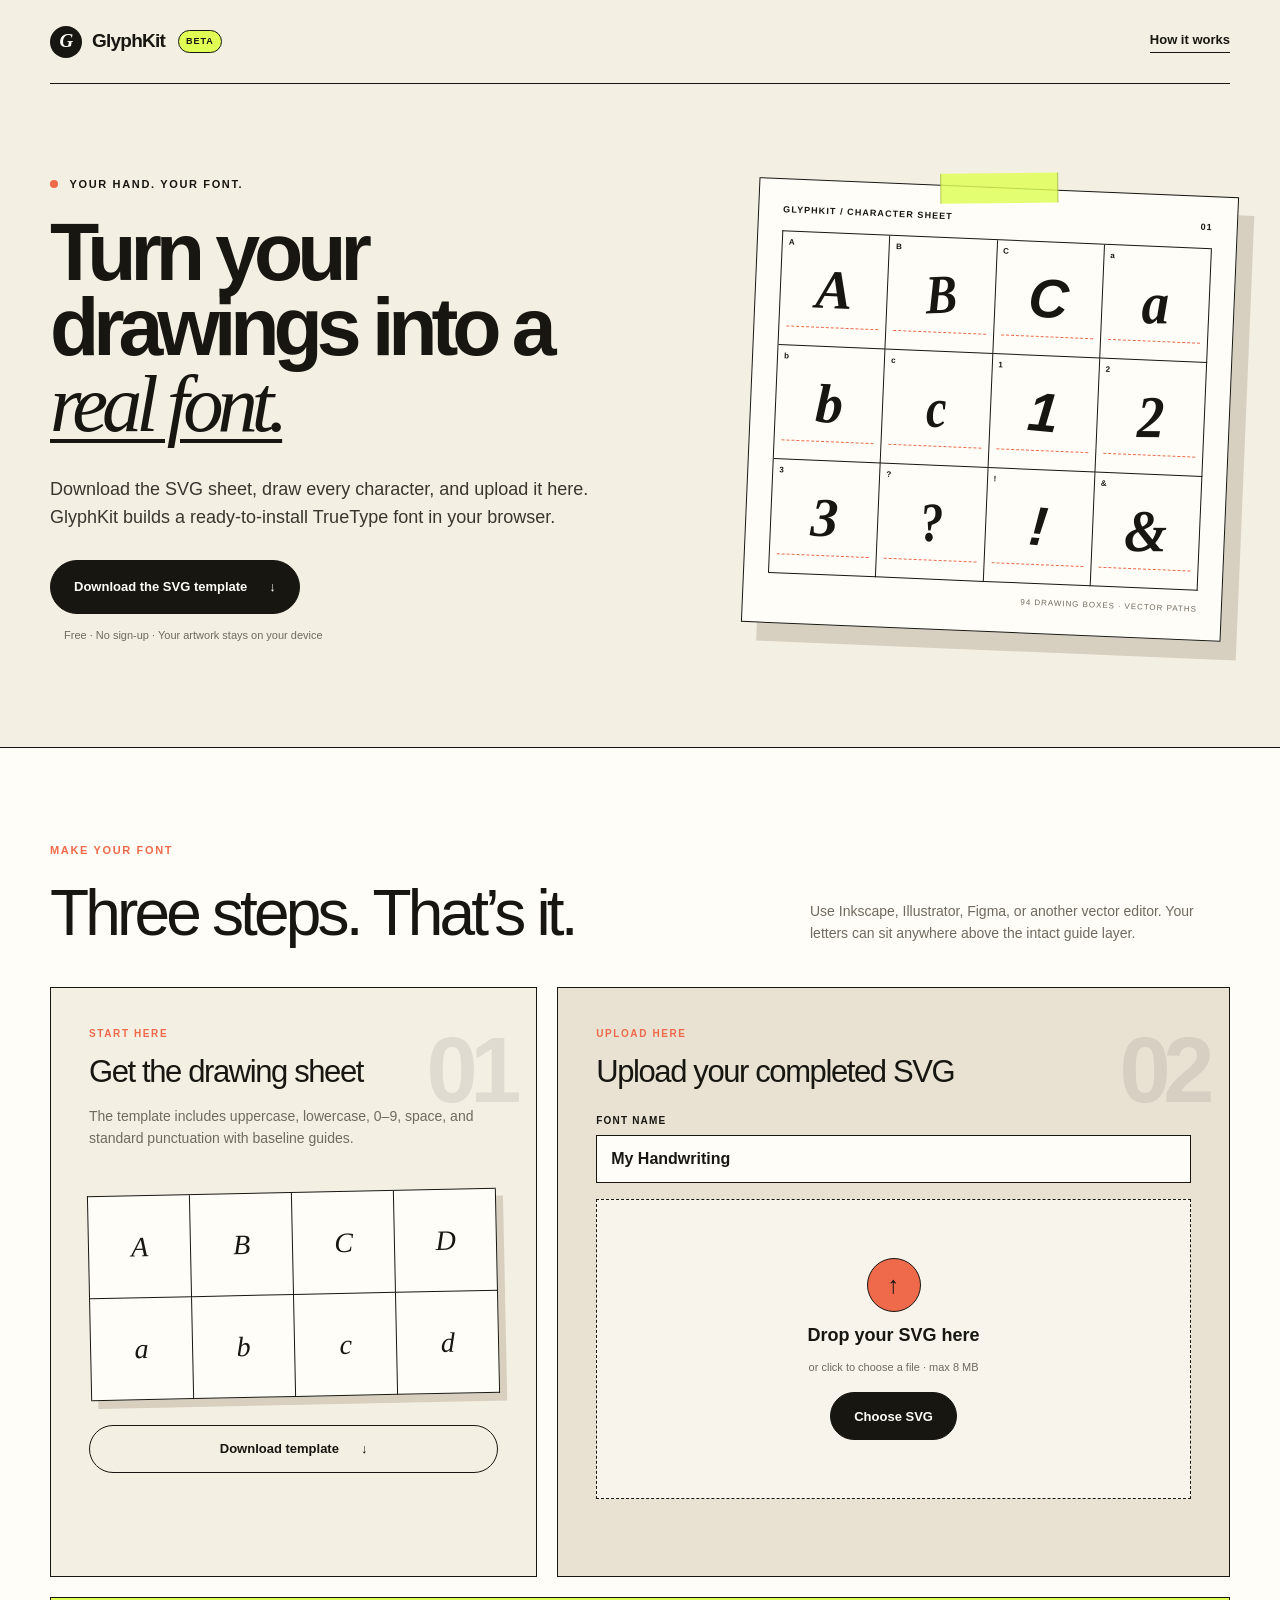
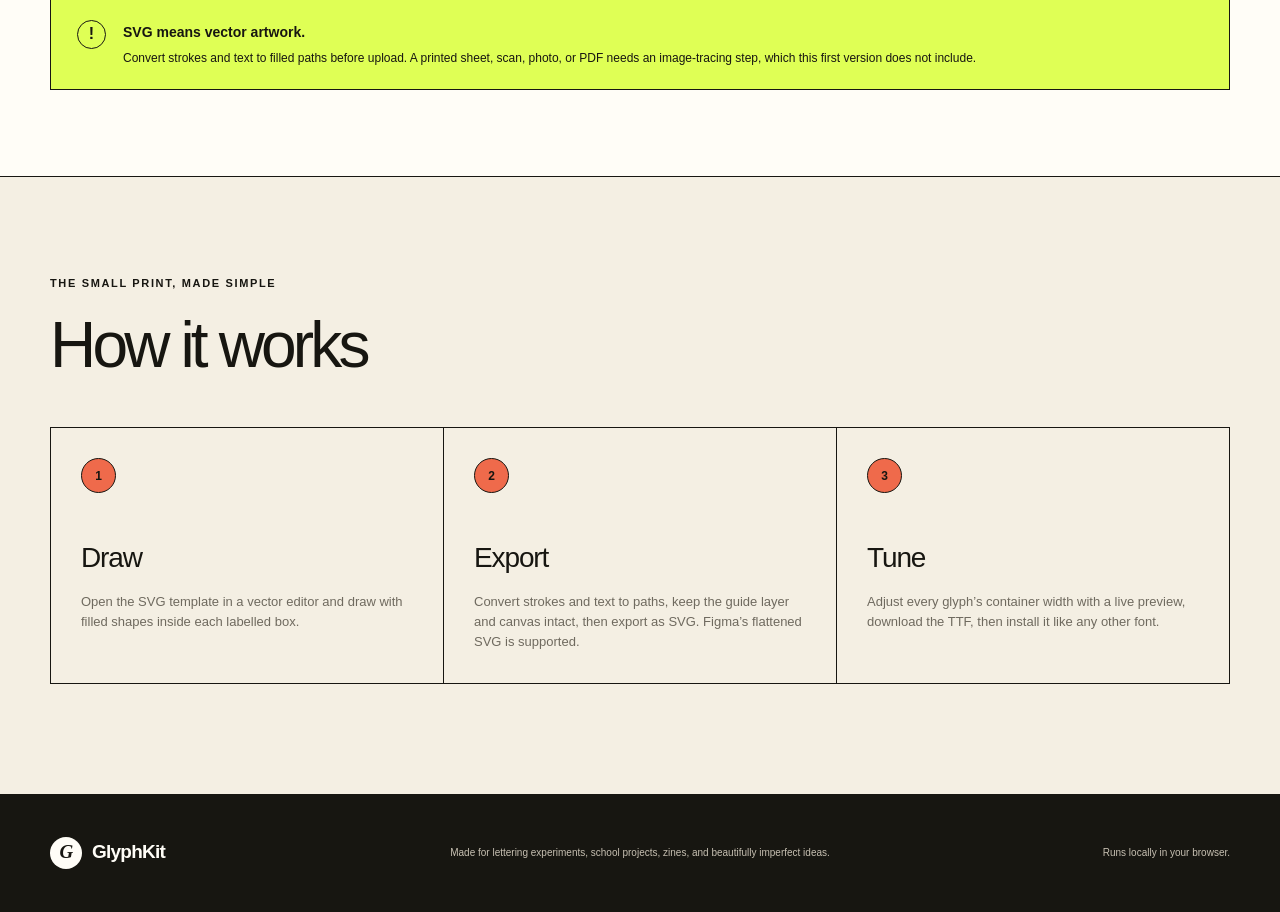
<file: index.html>
<!DOCTYPE html><html lang="en"><head><meta charSet="utf-8"/><meta name="viewport" content="width=device-width, initial-scale=1"/><link rel="stylesheet" href="./_next/static/chunks/0j1cv_gj14e76.css" data-precedence="next"/><link rel="preload" as="script" fetchPriority="low" href="./_next/static/chunks/0ht900cau6_ur.js"/><script src="./_next/static/chunks/0t2z5hkh7v~~b.js" async=""></script><script src="./_next/static/chunks/07lhk_q6pmm3r.js" async=""></script><script src="./_next/static/chunks/turbopack-0x0f7tgex.h-r.js" async=""></script><script src="./_next/static/chunks/0dbhjjzl8qfwv.js" async=""></script><script src="./_next/static/chunks/0fhjzqx3izrac.js" async=""></script><title>GlyphKit — Turn your drawings into a font</title><meta name="description" content="Download a character sheet, draw your alphabet, and generate a real TrueType font locally in your browser."/><meta property="og:title" content="GlyphKit — Turn your drawings into a real font"/><meta property="og:description" content="Draw the SVG character sheet and generate a ready-to-install TrueType font in your browser."/><meta property="og:type" content="website"/><meta name="twitter:card" content="summary"/><meta name="twitter:title" content="GlyphKit — Turn your drawings into a real font"/><meta name="twitter:description" content="Draw the SVG character sheet and generate a ready-to-install TrueType font in your browser."/><script src="./_next/static/chunks/03~yq9q893hmn.js" noModule=""></script></head><body><div hidden=""><!--$--><!--/$--></div><main><nav class="nav-shell" aria-label="Primary navigation"><a class="brand" href="#top" aria-label="GlyphKit home"><span class="brand-mark">G</span><span>GlyphKit</span><span class="beta-tag">BETA</span></a><a class="nav-link" href="#how-it-works">How it works</a></nav><section class="hero" id="top"><div class="hero-copy"><p class="eyebrow"><span class="eyebrow-dot"></span> YOUR HAND. YOUR FONT.</p><h1>Turn your drawings into a <em>real font.</em></h1><p class="hero-lede">Download the SVG sheet, draw every character, and upload it here. GlyphKit builds a ready-to-install TrueType font in your browser.</p><button class="button button-dark hero-button" type="button">Download the SVG template <span aria-hidden="true">↓</span></button><p class="microcopy">Free · No sign-up · Your artwork stays on your device</p></div><div class="sheet-preview" aria-label="Preview of the character template"><div class="sheet-tape"></div><div class="sheet-heading"><span>GLYPHKIT / CHARACTER SHEET</span><span>01</span></div><div class="glyph-grid"><div class="glyph-cell"><span class="cell-label">A</span><span class="demo-glyph demo-0">A</span><span class="cell-baseline"></span></div><div class="glyph-cell"><span class="cell-label">B</span><span class="demo-glyph demo-1">B</span><span class="cell-baseline"></span></div><div class="glyph-cell"><span class="cell-label">C</span><span class="demo-glyph demo-2">C</span><span class="cell-baseline"></span></div><div class="glyph-cell"><span class="cell-label">a</span><span class="demo-glyph demo-3">a</span><span class="cell-baseline"></span></div><div class="glyph-cell"><span class="cell-label">b</span><span class="demo-glyph demo-0">b</span><span class="cell-baseline"></span></div><div class="glyph-cell"><span class="cell-label">c</span><span class="demo-glyph demo-1">c</span><span class="cell-baseline"></span></div><div class="glyph-cell"><span class="cell-label">1</span><span class="demo-glyph demo-2">1</span><span class="cell-baseline"></span></div><div class="glyph-cell"><span class="cell-label">2</span><span class="demo-glyph demo-3">2</span><span class="cell-baseline"></span></div><div class="glyph-cell"><span class="cell-label">3</span><span class="demo-glyph demo-0">3</span><span class="cell-baseline"></span></div><div class="glyph-cell"><span class="cell-label">?</span><span class="demo-glyph demo-1">?</span><span class="cell-baseline"></span></div><div class="glyph-cell"><span class="cell-label">!</span><span class="demo-glyph demo-2">!</span><span class="cell-baseline"></span></div><div class="glyph-cell"><span class="cell-label">&amp;</span><span class="demo-glyph demo-3">&amp;</span><span class="cell-baseline"></span></div></div><p class="sheet-note">94 DRAWING BOXES · VECTOR PATHS</p></div></section><section class="workspace" aria-labelledby="workspace-title"><div class="section-heading-row"><div><p class="eyebrow coral">MAKE YOUR FONT</p><h2 id="workspace-title">Three steps. That’s it.</h2></div><p class="section-intro">Use Inkscape, Illustrator, Figma, or another vector editor. Your letters can sit anywhere above the intact guide layer.</p></div><div class="workflow-grid"><article class="step-card template-card"><div class="step-number">01</div><p class="step-kicker">START HERE</p><h3>Get the drawing sheet</h3><p>The template includes uppercase, lowercase, 0–9, space, and standard punctuation with baseline guides.</p><div class="mini-sheet" aria-hidden="true"><span>A</span><span>B</span><span>C</span><span>D</span><span>a</span><span>b</span><span>c</span><span>d</span></div><button class="button button-outline" type="button">Download template <span>↓</span></button></article><article class="step-card upload-card"><div class="step-number">02</div><p class="step-kicker">UPLOAD HERE</p><h3>Upload your completed SVG</h3><label class="font-name-label" for="font-name">Font name</label><input id="font-name" class="font-name-input" maxLength="48" value="My Handwriting"/><div class="drop-zone  "><input type="file" accept=".svg,image/svg+xml" aria-label="Upload completed SVG template"/><span class="upload-arrow" aria-hidden="true">↑</span><strong>Drop your SVG here</strong><span>or click to choose a file · max 8 MB</span><button class="button button-dark" type="button">Choose SVG</button></div></article></div><aside class="vector-note"><span class="note-icon" aria-hidden="true">!</span><div><strong>SVG means vector artwork.</strong><p>Convert strokes and text to filled paths before upload. A printed sheet, scan, photo, or PDF needs an image-tracing step, which this first version does not include.</p></div></aside></section><section class="how-section" id="how-it-works" aria-labelledby="how-title"><p class="eyebrow">THE SMALL PRINT, MADE SIMPLE</p><h2 id="how-title">How it works</h2><div class="how-grid"><article><span>1</span><h3>Draw</h3><p>Open the SVG template in a vector editor and draw with filled shapes inside each labelled box.</p></article><article><span>2</span><h3>Export</h3><p>Convert strokes and text to paths, keep the guide layer and canvas intact, then export as SVG. Figma’s flattened SVG is supported.</p></article><article><span>3</span><h3>Tune</h3><p>Adjust every glyph’s container width with a live preview, download the TTF, then install it like any other font.</p></article></div></section><footer><a class="brand footer-brand" href="#top"><span class="brand-mark">G</span><span>GlyphKit</span></a><p>Made for lettering experiments, school projects, zines, and beautifully imperfect ideas.</p><span>Runs locally in your browser.</span></footer></main><!--$--><!--/$--><script src="./_next/static/chunks/0ht900cau6_ur.js" id="_R_" async=""></script><script>(self.__next_f=self.__next_f||[]).push([0])</script><script>self.__next_f.push([1,"1:\"$Sreact.fragment\"\n2:I[39756,[\"./_next/static/chunks/0dbhjjzl8qfwv.js\"],\"default\"]\n3:I[37457,[\"./_next/static/chunks/0dbhjjzl8qfwv.js\"],\"default\"]\n4:I[47257,[\"./_next/static/chunks/0dbhjjzl8qfwv.js\"],\"ClientPageRoot\"]\n5:I[31713,[\"./_next/static/chunks/0dbhjjzl8qfwv.js\",\"./_next/static/chunks/0fhjzqx3izrac.js\"],\"default\"]\n8:I[97367,[\"./_next/static/chunks/0dbhjjzl8qfwv.js\"],\"OutletBoundary\"]\n9:\"$Sreact.suspense\"\nb:I[97367,[\"./_next/static/chunks/0dbhjjzl8qfwv.js\"],\"ViewportBoundary\"]\nd:I[97367,[\"./_next/static/chunks/0dbhjjzl8qfwv.js\"],\"MetadataBoundary\"]\nf:I[68027,[\"./_next/static/chunks/0dbhjjzl8qfwv.js\"],\"default\",1]\n:HL[\"./_next/static/chunks/0j1cv_gj14e76.css\",\"style\"]\n"])</script><script>self.__next_f.push([1,"0:{\"P\":null,\"c\":[\"\",\"\"],\"q\":\"\",\"i\":false,\"f\":[[[\"\",{\"children\":[\"__PAGE__\",{}]},\"$undefined\",\"$undefined\",16],[[\"$\",\"$1\",\"c\",{\"children\":[[[\"$\",\"link\",\"0\",{\"rel\":\"stylesheet\",\"href\":\"./_next/static/chunks/0j1cv_gj14e76.css\",\"precedence\":\"next\",\"crossOrigin\":\"$undefined\",\"nonce\":\"$undefined\"}],[\"$\",\"script\",\"script-0\",{\"src\":\"./_next/static/chunks/0dbhjjzl8qfwv.js\",\"async\":true,\"nonce\":\"$undefined\"}]],[\"$\",\"html\",null,{\"lang\":\"en\",\"children\":[\"$\",\"body\",null,{\"children\":[\"$\",\"$L2\",null,{\"parallelRouterKey\":\"children\",\"error\":\"$undefined\",\"errorStyles\":\"$undefined\",\"errorScripts\":\"$undefined\",\"template\":[\"$\",\"$L3\",null,{}],\"templateStyles\":\"$undefined\",\"templateScripts\":\"$undefined\",\"notFound\":[[[\"$\",\"title\",null,{\"children\":\"404: This page could not be found.\"}],[\"$\",\"div\",null,{\"style\":{\"fontFamily\":\"system-ui,\\\"Segoe UI\\\",Roboto,Helvetica,Arial,sans-serif,\\\"Apple Color Emoji\\\",\\\"Segoe UI Emoji\\\"\",\"height\":\"100vh\",\"textAlign\":\"center\",\"display\":\"flex\",\"flexDirection\":\"column\",\"alignItems\":\"center\",\"justifyContent\":\"center\"},\"children\":[\"$\",\"div\",null,{\"children\":[[\"$\",\"style\",null,{\"dangerouslySetInnerHTML\":{\"__html\":\"body{color:#000;background:#fff;margin:0}.next-error-h1{border-right:1px solid rgba(0,0,0,.3)}@media (prefers-color-scheme:dark){body{color:#fff;background:#000}.next-error-h1{border-right:1px solid rgba(255,255,255,.3)}}\"}}],[\"$\",\"h1\",null,{\"className\":\"next-error-h1\",\"style\":{\"display\":\"inline-block\",\"margin\":\"0 20px 0 0\",\"padding\":\"0 23px 0 0\",\"fontSize\":24,\"fontWeight\":500,\"verticalAlign\":\"top\",\"lineHeight\":\"49px\"},\"children\":404}],[\"$\",\"div\",null,{\"style\":{\"display\":\"inline-block\"},\"children\":[\"$\",\"h2\",null,{\"style\":{\"fontSize\":14,\"fontWeight\":400,\"lineHeight\":\"49px\",\"margin\":0},\"children\":\"This page could not be found.\"}]}]]}]}]],[]],\"forbidden\":\"$undefined\",\"unauthorized\":\"$undefined\"}]}]}]]}],{\"children\":[[\"$\",\"$1\",\"c\",{\"children\":[[\"$\",\"$L4\",null,{\"Component\":\"$5\",\"serverProvidedParams\":{\"searchParams\":{},\"params\":{},\"promises\":[\"$@6\",\"$@7\"]}}],[[\"$\",\"script\",\"script-0\",{\"src\":\"./_next/static/chunks/0fhjzqx3izrac.js\",\"async\":true,\"nonce\":\"$undefined\"}]],[\"$\",\"$L8\",null,{\"children\":[\"$\",\"$9\",null,{\"name\":\"Next.MetadataOutlet\",\"children\":\"$@a\"}]}]]}],{},null,false,null]},null,false,null],[\"$\",\"$1\",\"h\",{\"children\":[null,[\"$\",\"$Lb\",null,{\"children\":\"$Lc\"}],[\"$\",\"div\",null,{\"hidden\":true,\"children\":[\"$\",\"$Ld\",null,{\"children\":[\"$\",\"$9\",null,{\"name\":\"Next.Metadata\",\"children\":\"$Le\"}]}]}],null]}],false]],\"m\":\"$undefined\",\"G\":[\"$f\",[[\"$\",\"link\",\"0\",{\"rel\":\"stylesheet\",\"href\":\"./_next/static/chunks/0j1cv_gj14e76.css\",\"precedence\":\"next\",\"crossOrigin\":\"$undefined\",\"nonce\":\"$undefined\"}]]],\"S\":true,\"h\":null,\"s\":\"$undefined\",\"l\":\"$undefined\",\"p\":\"$undefined\",\"d\":\"$undefined\",\"b\":\"pXHt1fmAU6nYFHpuFZ5xM\"}\n"])</script><script>self.__next_f.push([1,"6:{}\n7:\"$0:f:0:1:1:children:0:props:children:0:props:serverProvidedParams:params\"\n"])</script><script>self.__next_f.push([1,"c:[[\"$\",\"meta\",\"0\",{\"charSet\":\"utf-8\"}],[\"$\",\"meta\",\"1\",{\"name\":\"viewport\",\"content\":\"width=device-width, initial-scale=1\"}]]\n"])</script><script>self.__next_f.push([1,"a:null\ne:[[\"$\",\"title\",\"0\",{\"children\":\"GlyphKit — Turn your drawings into a font\"}],[\"$\",\"meta\",\"1\",{\"name\":\"description\",\"content\":\"Download a character sheet, draw your alphabet, and generate a real TrueType font locally in your browser.\"}],[\"$\",\"meta\",\"2\",{\"property\":\"og:title\",\"content\":\"GlyphKit — Turn your drawings into a real font\"}],[\"$\",\"meta\",\"3\",{\"property\":\"og:description\",\"content\":\"Draw the SVG character sheet and generate a ready-to-install TrueType font in your browser.\"}],[\"$\",\"meta\",\"4\",{\"property\":\"og:type\",\"content\":\"website\"}],[\"$\",\"meta\",\"5\",{\"name\":\"twitter:card\",\"content\":\"summary\"}],[\"$\",\"meta\",\"6\",{\"name\":\"twitter:title\",\"content\":\"GlyphKit — Turn your drawings into a real font\"}],[\"$\",\"meta\",\"7\",{\"name\":\"twitter:description\",\"content\":\"Draw the SVG character sheet and generate a ready-to-install TrueType font in your browser.\"}]]\n"])</script></body></html>
</file>
<file: _next/static/chunks/0j1cv_gj14e76.css>
@layer properties{@supports (((-webkit-hyphens:none)) and (not (margin-trim:inline))) or ((-moz-orient:inline) and (not (color:rgb(from red r g b)))){*,:before,:after,::backdrop{--tw-rotate-x:initial;--tw-rotate-y:initial;--tw-rotate-z:initial;--tw-skew-x:initial;--tw-skew-y:initial;--tw-outline-style:solid}}}@layer theme{:root,:host{--font-sans:ui-sans-serif, system-ui, sans-serif, "Apple Color Emoji", "Segoe UI Emoji", "Segoe UI Symbol", "Noto Color Emoji";--font-mono:ui-monospace, SFMono-Regular, Menlo, Monaco, Consolas, "Liberation Mono", "Courier New", monospace;--spacing:.25rem;--default-font-family:var(--font-sans);--default-mono-font-family:var(--font-mono)}}@layer base{*,:after,:before,::backdrop{box-sizing:border-box;border:0 solid;margin:0;padding:0}::file-selector-button{box-sizing:border-box;border:0 solid;margin:0;padding:0}html,:host{-webkit-text-size-adjust:100%;tab-size:4;line-height:1.5;font-family:var(--default-font-family,ui-sans-serif, system-ui, sans-serif, "Apple Color Emoji", "Segoe UI Emoji", "Segoe UI Symbol", "Noto Color Emoji");font-feature-settings:var(--default-font-feature-settings,normal);font-variation-settings:var(--default-font-variation-settings,normal);-webkit-tap-highlight-color:transparent}hr{height:0;color:inherit;border-top-width:1px}abbr:where([title]){-webkit-text-decoration:underline dotted;text-decoration:underline dotted}h1,h2,h3,h4,h5,h6{font-size:inherit;font-weight:inherit}a{color:inherit;-webkit-text-decoration:inherit;-webkit-text-decoration:inherit;-webkit-text-decoration:inherit;-webkit-text-decoration:inherit;text-decoration:inherit}b,strong{font-weight:bolder}code,kbd,samp,pre{font-family:var(--default-mono-font-family,ui-monospace, SFMono-Regular, Menlo, Monaco, Consolas, "Liberation Mono", "Courier New", monospace);font-feature-settings:var(--default-mono-font-feature-settings,normal);font-variation-settings:var(--default-mono-font-variation-settings,normal);font-size:1em}small{font-size:80%}sub,sup{vertical-align:baseline;font-size:75%;line-height:0;position:relative}sub{bottom:-.25em}sup{top:-.5em}table{text-indent:0;border-color:inherit;border-collapse:collapse}:-moz-focusring{outline:auto}progress{vertical-align:baseline}summary{display:list-item}ol,ul,menu{list-style:none}img,svg,video,canvas,audio,iframe,embed,object{vertical-align:middle;display:block}img,video{max-width:100%;height:auto}button,input,select,optgroup,textarea{font:inherit;font-feature-settings:inherit;font-variation-settings:inherit;letter-spacing:inherit;color:inherit;opacity:1;background-color:#0000;border-radius:0}::file-selector-button{font:inherit;font-feature-settings:inherit;font-variation-settings:inherit;letter-spacing:inherit;color:inherit;opacity:1;background-color:#0000;border-radius:0}:where(select:is([multiple],[size])) optgroup{font-weight:bolder}:where(select:is([multiple],[size])) optgroup option{padding-inline-start:20px}::file-selector-button{margin-inline-end:4px}::placeholder{opacity:1}@supports (not ((-webkit-appearance:-apple-pay-button))) or (contain-intrinsic-size:1px){::placeholder{color:currentColor}@supports (color:color-mix(in lab, red, red)){::placeholder{color:color-mix(in oklab, currentcolor 50%, transparent)}}}textarea{resize:vertical}::-webkit-search-decoration{-webkit-appearance:none}::-webkit-date-and-time-value{min-height:1lh;text-align:inherit}::-webkit-datetime-edit{display:inline-flex}::-webkit-datetime-edit-fields-wrapper{padding:0}::-webkit-datetime-edit{padding-block:0}::-webkit-datetime-edit-year-field{padding-block:0}::-webkit-datetime-edit-month-field{padding-block:0}::-webkit-datetime-edit-day-field{padding-block:0}::-webkit-datetime-edit-hour-field{padding-block:0}::-webkit-datetime-edit-minute-field{padding-block:0}::-webkit-datetime-edit-second-field{padding-block:0}::-webkit-datetime-edit-millisecond-field{padding-block:0}::-webkit-datetime-edit-meridiem-field{padding-block:0}::-webkit-calendar-picker-indicator{line-height:1}:-moz-ui-invalid{box-shadow:none}button,input:where([type=button],[type=reset],[type=submit]){appearance:button}::file-selector-button{appearance:button}::-webkit-inner-spin-button{height:auto}::-webkit-outer-spin-button{height:auto}[hidden]:where(:not([hidden=until-found])){display:none!important}}@layer components;@layer utilities{.fixed{position:fixed}.start{inset-inline-start:var(--spacing)}.end{inset-inline-end:var(--spacing)}.container{width:100%}@media (min-width:40rem){.container{max-width:40rem}}@media (min-width:48rem){.container{max-width:48rem}}@media (min-width:64rem){.container{max-width:64rem}}@media (min-width:80rem){.container{max-width:80rem}}@media (min-width:96rem){.container{max-width:96rem}}.hidden{display:none}.table{display:table}.transform{transform:var(--tw-rotate-x,) var(--tw-rotate-y,) var(--tw-rotate-z,) var(--tw-skew-x,) var(--tw-skew-y,)}.lowercase{text-transform:lowercase}.uppercase{text-transform:uppercase}.outline{outline-style:var(--tw-outline-style);outline-width:1px}}:root{--ink:#171611;--paper:#f4efe3;--paper-light:#fffdf7;--coral:#ef6a4b;--lime:#dfff55;--muted:#6f6a5f;--line:#c9c2b3}*{box-sizing:border-box}html{scroll-behavior:smooth}body{background:var(--paper);color:var(--ink);margin:0;font-family:Arial,Helvetica,sans-serif}button,input,textarea{font:inherit}button,a{-webkit-tap-highlight-color:transparent}button{color:inherit}a{color:inherit;text-decoration:none}main{min-height:100vh;overflow:hidden}.nav-shell{border-bottom:1px solid var(--ink);justify-content:space-between;align-items:center;width:min(1180px,100% - 40px);height:84px;margin:0 auto;display:flex}.brand{letter-spacing:-.04em;align-items:center;gap:10px;font-size:19px;font-weight:900;display:inline-flex}.brand-mark{background:var(--ink);width:32px;height:32px;color:var(--paper-light);border-radius:50%;place-items:center;font-family:Georgia,serif;font-style:italic;display:grid}.beta-tag{background:var(--lime);border:1px solid var(--ink);letter-spacing:.1em;border-radius:999px;margin-left:3px;padding:4px 7px 3px;font-size:9px}.nav-link{border-bottom:1px solid var(--ink);padding-bottom:3px;font-size:13px;font-weight:700}.hero{grid-template-columns:1.08fr .92fr;align-items:center;gap:88px;width:min(1180px,100% - 40px);min-height:650px;margin:0 auto;padding:92px 0 104px;display:grid}.eyebrow{letter-spacing:.15em;margin:0 0 22px;font-size:11px;font-weight:900}.eyebrow-dot{background:var(--coral);border-radius:50%;width:8px;height:8px;margin-right:7px;display:inline-block}.eyebrow.coral{color:var(--coral)}.eyebrow.lime{background:var(--lime);border:1px solid var(--ink);padding:6px 9px 5px;display:inline-block;transform:rotate(-1deg)}h1,h2,h3,p{overflow-wrap:anywhere}h1{letter-spacing:-.075em;max-width:700px;margin:0;font-size:clamp(54px,6.3vw,88px);font-weight:900;line-height:.94}h1 em{text-underline-offset:8px;font-family:Georgia,Times New Roman,serif;font-weight:400;text-decoration:underline;text-decoration-thickness:4px}.hero-lede{color:#39362f;max-width:575px;margin:34px 0 28px;font-size:18px;line-height:1.55}.button{border:1.5px solid var(--ink);cursor:pointer;border-radius:999px;justify-content:center;align-items:center;gap:22px;min-height:48px;padding:0 23px;font-size:13px;font-weight:800;transition:transform .18s,box-shadow .18s,background .18s;display:inline-flex}.button:hover{box-shadow:3px 4px 0 var(--ink);transform:translateY(-2px)}.button:disabled{opacity:.58;cursor:wait;box-shadow:none;transform:none}.button:focus-visible,input:focus-visible,textarea:focus-visible,.drop-zone:focus-within{outline:3px solid var(--coral);outline-offset:3px}.button-dark{background:var(--ink);color:var(--paper-light)}.button-outline{background:0 0}.hero-button{min-height:54px}.microcopy{color:var(--muted);margin:13px 0 0 14px;font-size:11px}.sheet-preview{background:var(--paper-light);border:1.5px solid var(--ink);justify-self:end;width:100%;max-width:480px;padding:24px;position:relative;transform:rotate(2.4deg);box-shadow:16px 18px #d7cfbf}.sheet-tape{background:#dfff55d1;border-left:1px solid #1716113d;border-right:1px solid #1716113d;width:118px;height:30px;position:absolute;top:-15px;left:50%;transform:translate(-50%)rotate(-3deg)}.sheet-heading{letter-spacing:.12em;justify-content:space-between;padding-bottom:13px;font-size:9px;font-weight:900;display:flex}.glyph-grid{border-top:1px solid var(--ink);border-left:1px solid var(--ink);grid-template-columns:repeat(4,1fr);display:grid}.glyph-cell{aspect-ratio:.94;border-right:1px solid var(--ink);border-bottom:1px solid var(--ink);place-items:center;display:grid;position:relative;overflow:hidden}.cell-label{font-size:8px;font-weight:700;position:absolute;top:5px;left:6px}.demo-glyph{z-index:1;font-family:Georgia,serif;font-size:clamp(31px,4.3vw,55px);font-style:italic;font-weight:700;line-height:1;position:relative}.demo-1{transform:rotate(-5deg)scaleX(.86)}.demo-2{font-family:Arial Black,sans-serif;transform:rotate(3deg)}.demo-3{transform:rotate(-2deg)scaleY(1.08)}.cell-baseline{border-bottom:1px dashed var(--coral);position:absolute;bottom:18px;left:7px;right:7px}.sheet-note{text-align:right;letter-spacing:.12em;color:var(--muted);margin:13px 0 0;font-size:8px}.workspace{background:var(--paper-light);border-top:1.5px solid var(--ink);border-bottom:1.5px solid var(--ink);padding:94px max(20px,50vw - 590px) 86px}.section-heading-row{justify-content:space-between;align-items:end;gap:50px;margin-bottom:42px;display:flex}h2{letter-spacing:-.06em;margin:0;font-size:clamp(42px,5vw,66px);line-height:1}.section-intro{max-width:420px;color:var(--muted);margin:0;font-size:14px;line-height:1.55}.workflow-grid{grid-template-columns:.84fr 1.16fr;gap:20px;display:grid}.step-card{border:1.5px solid var(--ink);min-height:590px;padding:38px;position:relative;overflow:hidden}.template-card{background:var(--paper)}.upload-card{background:#e9e2d3}.step-number{color:#17161117;letter-spacing:-.08em;font-size:92px;font-weight:900;position:absolute;top:13px;right:22px}.step-kicker{color:var(--coral);letter-spacing:.16em;margin:0 0 15px;font-size:10px;font-weight:900;position:relative}.step-card h3{letter-spacing:-.045em;max-width:430px;margin:0 0 18px;font-size:31px;line-height:1.05;position:relative}.step-card>p:not(.step-kicker):not(.message){max-width:470px;color:var(--muted);margin:0;font-size:14px;line-height:1.55;position:relative}.mini-sheet{border-top:1px solid var(--ink);border-left:1px solid var(--ink);background:var(--paper-light);grid-template-columns:repeat(4,1fr);margin:42px 0 28px;display:grid;transform:rotate(-1.2deg);box-shadow:7px 8px #d8cfbe}.mini-sheet span{aspect-ratio:1;border-right:1px solid var(--ink);border-bottom:1px solid var(--ink);place-items:center;font-family:Georgia,serif;font-size:28px;font-style:italic;display:grid}.template-card .button{width:100%}.font-name-label{letter-spacing:.12em;text-transform:uppercase;margin:25px 0 7px;font-size:10px;font-weight:900;display:block}.font-name-input{border:1.5px solid var(--ink);background:var(--paper-light);border-radius:0;width:100%;height:48px;padding:0 14px;font-size:16px;font-weight:700;position:relative}.drop-zone{border:1.5px dashed var(--ink);text-align:center;background:#fffdf7b3;flex-direction:column;justify-content:center;align-items:center;gap:10px;min-height:300px;margin-top:16px;padding:24px;transition:background .18s,transform .18s;display:flex;position:relative}.drop-zone.is-dragging{background:var(--lime);transform:scale(1.01)}.drop-zone.is-ready{background:#f3ffd0;border-style:solid}.drop-zone input[type=file]{opacity:0;cursor:pointer;width:100%;height:100%;position:absolute;inset:0}.drop-zone .button,.drop-zone .text-button{z-index:2;position:relative}.drop-zone strong{font-size:18px}.drop-zone>span:not(.upload-arrow):not(.ready-check):not(.processing-ring){color:var(--muted);font-size:11px}.upload-arrow,.ready-check{border:1.5px solid var(--ink);background:var(--coral);border-radius:50%;place-items:center;width:54px;height:54px;font-size:24px;display:grid}.ready-check{background:var(--lime)}.processing-ring{border:5px solid #d7cfbf;border-top-color:var(--coral);border-radius:50%;width:50px;height:50px;animation:.8s linear infinite spin}@keyframes spin{to{transform:rotate(360deg)}}.drop-zone .button{margin-top:7px}.text-button{border:0;border-bottom:1px solid var(--ink);cursor:pointer;background:0 0;padding:0 0 3px;font-size:11px;font-weight:800}.message{border-left:3px solid;padding:10px 12px;margin:12px 0 0!important;font-size:12px!important}.error-message{border-color:var(--coral);background:#ffe2da;color:#6f2415!important}.warning-message{background:#fff3bd;border-color:#c69000;color:#5e4807!important}.vector-note{border:1.5px solid var(--ink);background:var(--lime);align-items:flex-start;gap:17px;margin-top:20px;padding:22px 26px;display:flex}.note-icon{border:1.5px solid var(--ink);border-radius:50%;flex:none;place-items:center;width:29px;height:29px;font-weight:900;display:grid}.vector-note strong{font-size:14px}.vector-note p{margin:5px 0 0;font-size:12px;line-height:1.5}.font-preview{width:min(1180px,100% - 40px);margin:0 auto;padding:92px 0}.spacing-step{position:relative}.spacing-step>.step-number{font-size:112px;top:68px;right:0}.preview-heading-row{justify-content:space-between;align-items:end;gap:30px;display:flex}.preview-heading-row>div{max-width:750px;position:relative}.preview-heading-row>div>p{max-width:620px;color:var(--muted);margin:18px 0 0;font-size:14px;line-height:1.55}.spacing-control{border:1.5px solid var(--ink);background:var(--paper-light);margin-top:42px;padding:26px 28px 23px;position:relative}.spacing-label-row{justify-content:space-between;align-items:center;gap:20px;display:flex}.spacing-label-row label{letter-spacing:.08em;text-transform:uppercase;font-size:12px;font-weight:900}.spacing-label-row output{border:1.5px solid var(--ink);background:var(--lime);text-align:center;min-width:64px;padding:7px 10px 6px;font-size:14px;font-weight:900}.spacing-control input[type=range]{width:100%;accent-color:var(--coral);cursor:ew-resize;margin:25px 0 8px}.spacing-control input[type=range]:focus-visible{outline:3px solid var(--coral);outline-offset:5px}.spacing-range-labels{color:var(--muted);letter-spacing:.08em;text-transform:uppercase;justify-content:space-between;font-size:9px;font-weight:800;display:flex}.spacing-control>p{color:var(--muted);margin:17px 0 0;font-size:11px;line-height:1.5}.glyph-width-visual{--glyph-box-scale:1;border:1.5px solid var(--ink);background:var(--ink);min-height:190px;color:var(--paper-light);align-items:center;margin-top:20px;padding:38px 32px;display:flex;overflow:auto hidden}.glyph-width-box{flex:0 0 calc(82px * var(--glyph-box-scale));white-space:nowrap;border-left:1px solid #fffdf747;justify-content:flex-start;align-items:center;min-width:0;height:112px;font-size:82px;line-height:1;display:flex}.glyph-width-box:last-child{border-right:1px solid #fffdf747}.font-preview textarea{resize:vertical;border:1.5px solid var(--ink);background:var(--paper-light);border-radius:0;width:100%;min-height:225px;margin-top:34px;padding:28px;font-size:clamp(36px,6vw,78px);line-height:1.2}.preview-meta{color:var(--muted);letter-spacing:.08em;text-transform:uppercase;justify-content:space-between;gap:20px;padding:15px 2px 0;font-size:10px;font-weight:800;display:flex}.how-section{width:min(1180px,100% - 40px);margin:0 auto;padding:98px 0 110px}.how-section>h2{margin-bottom:50px}.how-grid{border-top:1.5px solid var(--ink);border-left:1.5px solid var(--ink);grid-template-columns:repeat(3,1fr);display:grid}.how-grid article{border-right:1.5px solid var(--ink);border-bottom:1.5px solid var(--ink);min-height:250px;padding:30px}.how-grid article>span{border:1.5px solid var(--ink);background:var(--coral);border-radius:50%;place-items:center;width:35px;height:35px;font-size:12px;font-weight:900;display:grid}.how-grid h3{letter-spacing:-.04em;margin:44px 0 13px;font-size:28px}.how-grid p{color:var(--muted);margin:0;font-size:13px;line-height:1.55}footer{background:var(--ink);min-height:118px;color:var(--paper-light);grid-template-columns:1fr 2fr 1fr;align-items:center;gap:30px;padding:28px max(20px,50vw - 590px);font-size:10px;display:grid}.footer-brand .brand-mark{background:var(--paper-light);color:var(--ink)}footer p{text-align:center;color:#c7c0b2}footer>span{text-align:right;color:#c7c0b2}@media (max-width:900px){.hero{grid-template-columns:1fr;gap:70px;padding-top:70px}.sheet-preview{justify-self:center}.workflow-grid{grid-template-columns:1fr}.step-card{min-height:auto}.section-heading-row{flex-direction:column;align-items:flex-start}.how-grid{grid-template-columns:1fr}footer{text-align:center;grid-template-columns:1fr}footer>span,footer p{text-align:center}.footer-brand{justify-self:center}}@media (max-width:600px){.nav-shell,.hero,.font-preview,.how-section{width:min(100% - 28px,1180px)}.nav-link{display:none}.hero{padding:58px 0 80px}h1{font-size:clamp(50px,16vw,70px)}.hero-lede{font-size:16px}.hero-button{gap:12px;width:100%}.sheet-preview{padding:17px;box-shadow:9px 11px #d7cfbf}.workspace{padding-top:72px;padding-bottom:70px}.step-card{padding:27px 21px}.step-number{font-size:72px}.section-heading-row{margin-bottom:30px}.preview-heading-row{flex-direction:column;align-items:flex-start}.spacing-step>.step-number{font-size:80px;top:62px}.spacing-control{padding:22px 18px 20px}.glyph-width-visual{min-height:150px;padding:28px 20px}.glyph-width-box{flex-basis:calc(62px * var(--glyph-box-scale));height:88px;font-size:62px}.preview-meta{flex-direction:column;gap:6px}.how-grid article{min-height:215px}}@media (prefers-reduced-motion:reduce){html{scroll-behavior:auto}*,:before,:after{transition-duration:.01ms!important;animation-duration:.01ms!important;animation-iteration-count:1!important}}@property --tw-rotate-x{syntax:"*";inherits:false}@property --tw-rotate-y{syntax:"*";inherits:false}@property --tw-rotate-z{syntax:"*";inherits:false}@property --tw-skew-x{syntax:"*";inherits:false}@property --tw-skew-y{syntax:"*";inherits:false}@property --tw-outline-style{syntax:"*";inherits:false;initial-value:solid}
</file>
